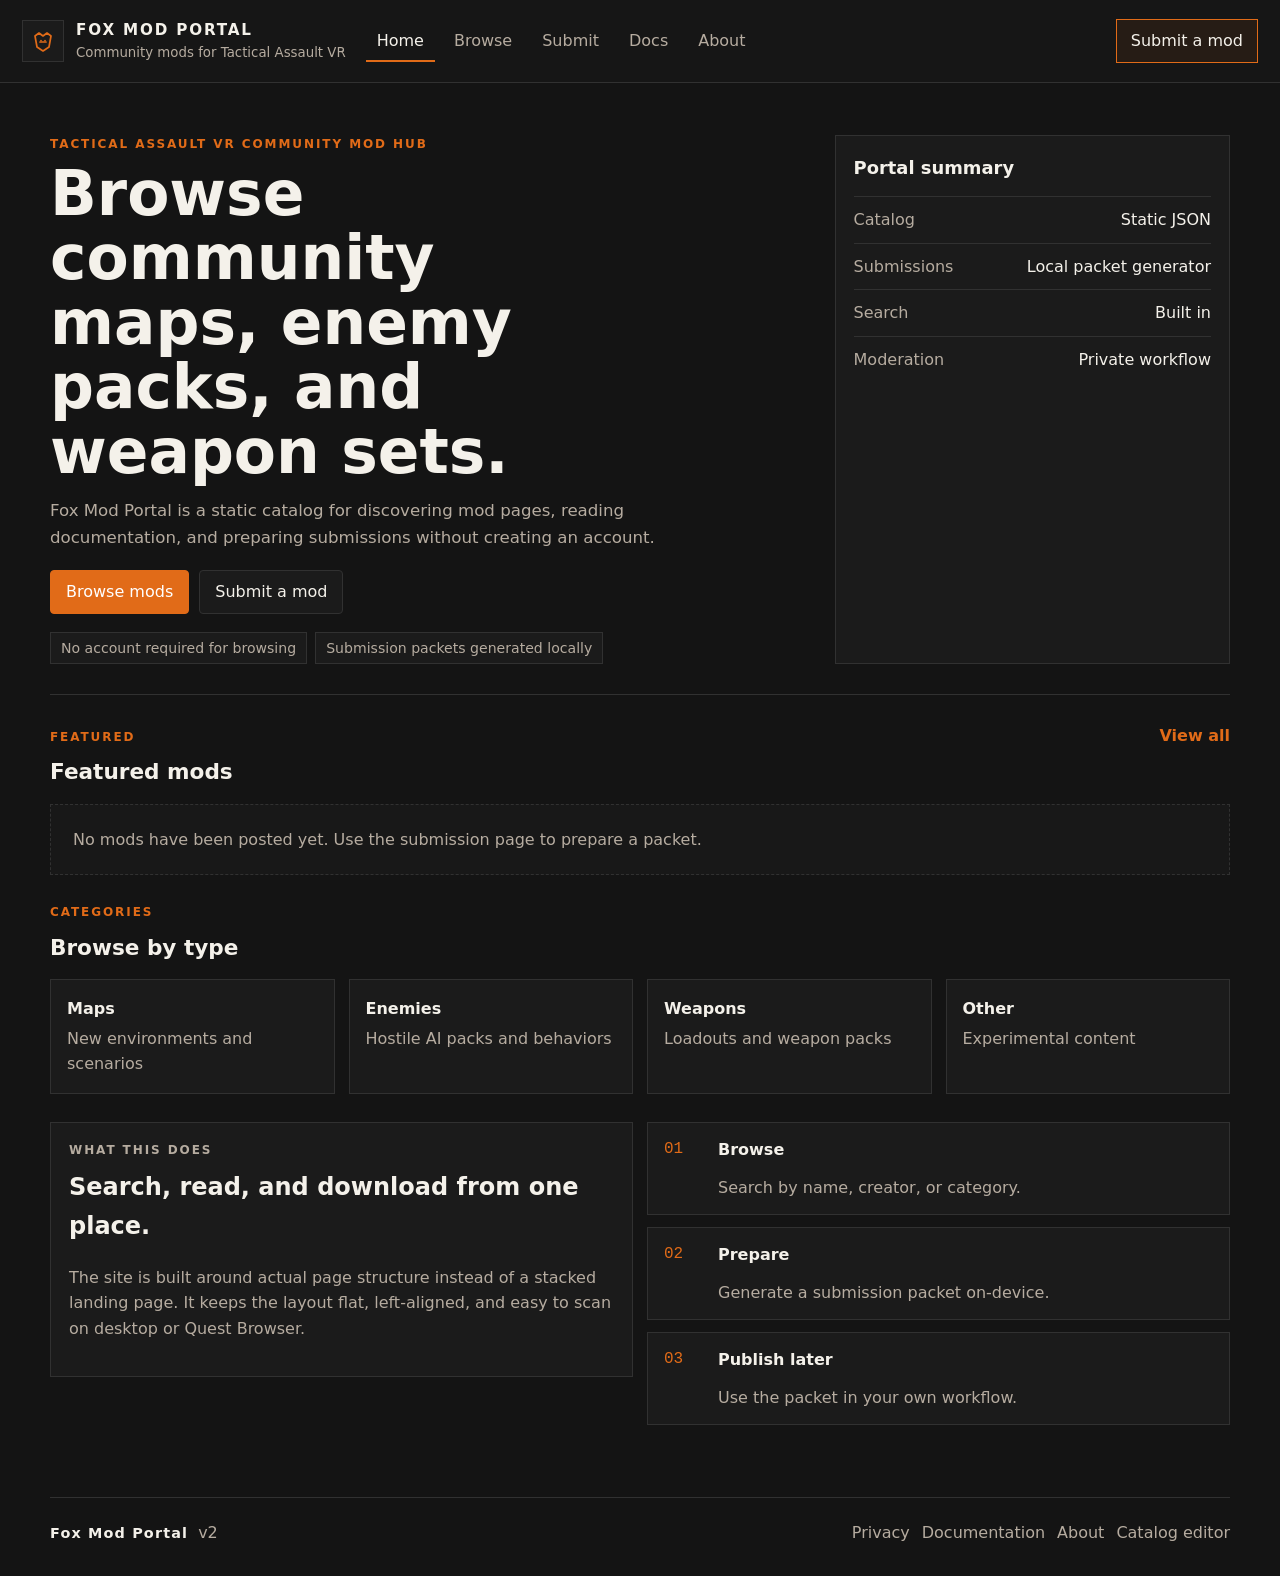
<file: index.html>
<!doctype html> <html lang="en"> <head> <meta charset="utf-8"> <meta name="viewport" content="width=device-width,initial-scale=1"> <title>Fox Mod Portal</title> <meta name="description" content="Community mods for Tactical Assault VR."> <link rel="icon" href="favicon.svg" type="image/svg+xml"> <link rel="stylesheet" href="styles.css"> </head> <body data-page="home" class=""> <div class="site-shell"> <header class="topbar"> <a class="brand" href="index.html" aria-label="Fox Mod Portal home"> <span class="brand-mark" aria-hidden="true"> <svg viewBox="0 0 24 24" role="img" aria-hidden="true"> <path d="M4 7l4-3 4 3 4-3 4 3-2 11-6 4-6-4-2-11z"></path> <path d="M9 13h6"></path> <path d="M10 11.5h.01"></path> <path d="M14 11.5h.01"></path> </svg> </span> <span class="brand-copy"> <strong>FOX MOD PORTAL</strong> <small>Community mods for Tactical Assault VR</small> </span> </a> <nav class="nav" aria-label="Primary navigation"> <a class="active" href="index.html">Home</a> <a href="mods.html">Browse</a> <a href="submit.html">Submit</a> <a href="docs.html">Docs</a> <a href="about.html">About</a> </nav> <a class="nav-cta" href="submit.html">Submit a mod</a>
</header> <main> <section class="hero"> <div class="hero-copy"> <p class="kicker">TACTICAL ASSAULT VR COMMUNITY MOD HUB</p> <h1>Browse community maps, enemy packs, and weapon sets.</h1> <p class="lead"> Fox Mod Portal is a static catalog for discovering mod pages, reading documentation, and preparing submissions without creating an account. </p> <div class="button-row"> <a class="button button-primary" href="mods.html">Browse mods</a> <a class="button button-secondary" href="submit.html">Submit a mod</a> </div> <div class="hero-meta"> <span class="meta-chip">No account required for browsing</span> <span class="meta-chip">Submission packets generated locally</span> </div> </div> <aside class="hero-panel" aria-label="Portal summary"> <h2>Portal summary</h2> <dl class="summary-list"> <div><dt>Catalog</dt><dd>Static JSON</dd></div> <div><dt>Submissions</dt><dd>Local packet generator</dd></div> <div><dt>Search</dt><dd>Built in</dd></div> <div><dt>Moderation</dt><dd>Private workflow</dd></div> </dl> </aside> </section> <section class="split-section"> <div class="section-head left"> <div> <p class="kicker">FEATURED</p> <h2>Featured mods</h2> </div> <a class="text-link" href="mods.html">View all</a> </div> <div id="featured-grid" class="card-grid"></div> </section> <section class="split-section"> <div class="section-head left"> <div> <p class="kicker">CATEGORIES</p> <h2>Browse by type</h2> </div> </div> <div class="category-grid"> <a href="mods.html?category=Map" class="category-card"> <strong>Maps</strong> <span>New environments and scenarios</span> </a> <a href="mods.html?category=Enemy" class="category-card"> <strong>Enemies</strong> <span>Hostile AI packs and behaviors</span> </a> <a href="mods.html?category=Weapon" class="category-card"> <strong>Weapons</strong> <span>Loadouts and weapon packs</span> </a> <a href="mods.html?category=Other" class="category-card"> <strong>Other</strong> <span>Experimental content</span> </a> </div> </section> <section class="split-section two-col"> <div class="feature-block"> <p class="kicker">WHAT THIS DOES</p> <h2>Search, read, and download from one place.</h2> <p> The site is built around actual page structure instead of a stacked landing page. It keeps the layout flat, left-aligned, and easy to scan on desktop or Quest Browser. </p> </div> <div class="feature-list"> <div><span>01</span><strong>Browse</strong><p>Search by name, creator, or category.</p></div> <div><span>02</span><strong>Prepare</strong><p>Generate a submission packet on-device.</p></div> <div><span>03</span><strong>Publish later</strong><p>Use the packet in your own workflow.</p></div> </div> </section> </main> <footer class="footer"> <div class="footer-left"> <strong>Fox Mod Portal</strong> <span>v2</span> </div> <nav class="footer-nav" aria-label="Footer navigation"> <a href="privacy.html">Privacy</a> <a href="docs.html">Documentation</a> <a href="about.html">About</a> <a href="owner.html">Catalog editor</a> </nav>
</footer> </div> <script src="app.js"></script> <script src="owner.js"></script> </body> </html>
</file>
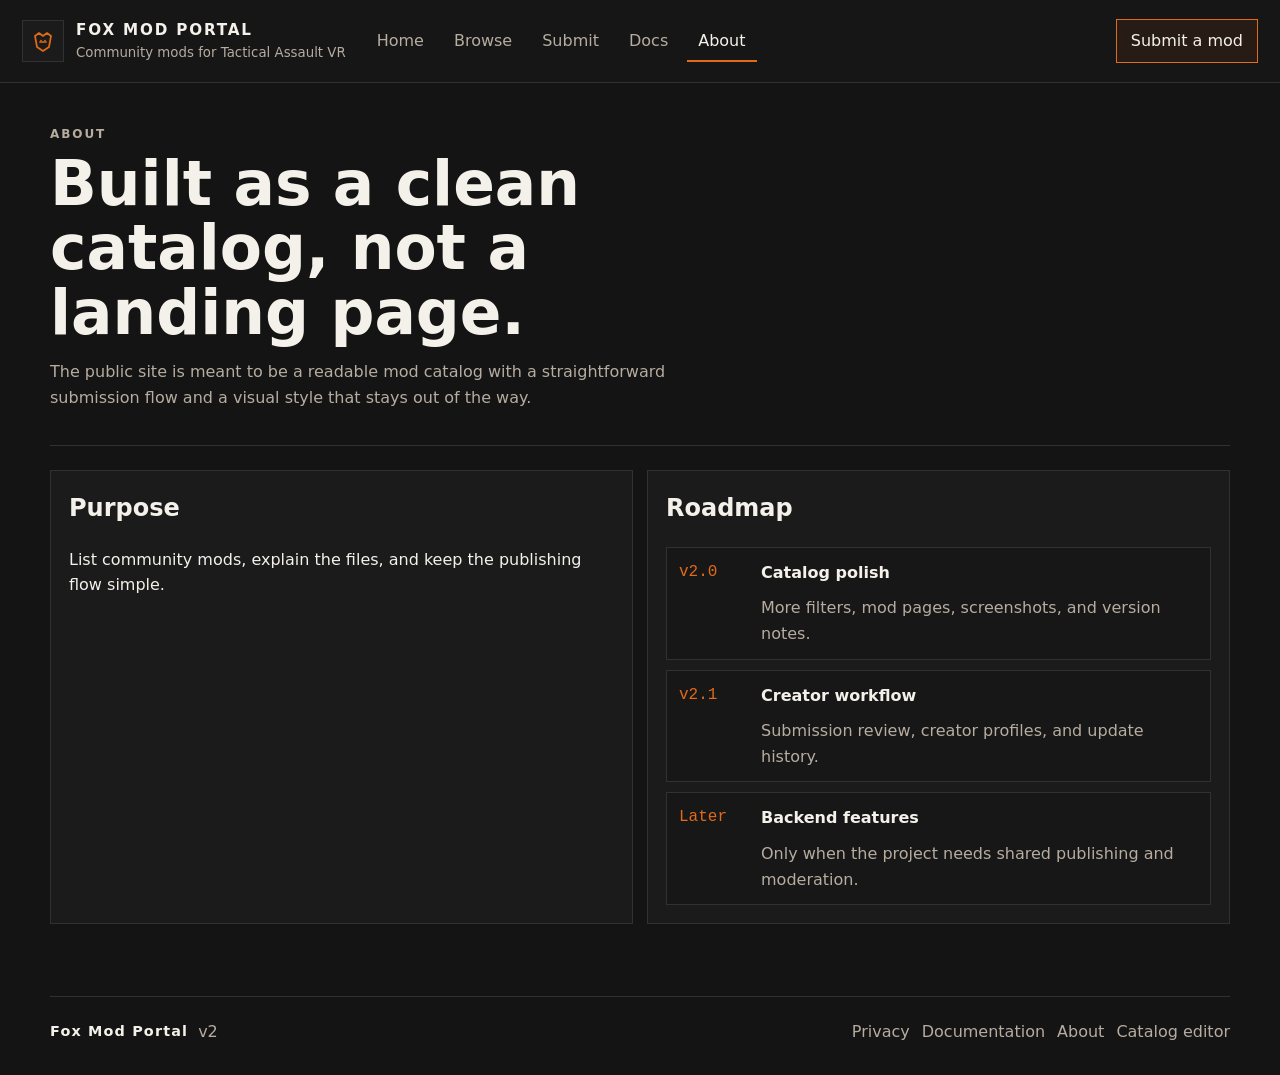
<file: about.html>
<!doctype html>
    <html lang="en">
    <head>
      <meta charset="utf-8">
      <meta name="viewport" content="width=device-width,initial-scale=1">
      <title>About — Fox Mod Portal</title>
      <meta name="description" content="About Fox Mod Portal and the project roadmap.">
      <link rel="icon" href="favicon.svg" type="image/svg+xml">
      <link rel="stylesheet" href="styles.css">
    </head>
    <body data-page="about" class="">
      <div class="site-shell">
        <header class="topbar">
  <a class="brand" href="index.html" aria-label="Fox Mod Portal home">
    <span class="brand-mark" aria-hidden="true">
      <svg viewBox="0 0 24 24" role="img" aria-hidden="true">
        <path d="M4 7l4-3 4 3 4-3 4 3-2 11-6 4-6-4-2-11z"></path>
        <path d="M9 13h6"></path>
        <path d="M10 11.5h.01"></path>
        <path d="M14 11.5h.01"></path>
      </svg>
    </span>
    <span class="brand-copy">
      <strong>FOX MOD PORTAL</strong>
      <small>Community mods for Tactical Assault VR</small>
    </span>
  </a>
  <nav class="nav" aria-label="Primary navigation">
    <a href="index.html">Home</a>
    <a href="mods.html">Browse</a>
    <a href="submit.html">Submit</a>
    <a href="docs.html">Docs</a>
    <a class="active" href="about.html">About</a>
  </nav>
  <a class="nav-cta" href="submit.html">Submit a mod</a>
</header>

        <main>
              <section class="page-hero">
            <p class="kicker">ABOUT</p>
            <h1>Built as a clean catalog, not a landing page.</h1>
            <p>
              The public site is meant to be a readable mod catalog with a straightforward submission flow and a visual style that stays out of the way.
            </p>
          </section>

          <section class="info-grid">
            <article class="info-card">
              <h2>Purpose</h2>
              <p>List community mods, explain the files, and keep the publishing flow simple.</p>
            </article>
            <article class="info-card">
              <h2>Roadmap</h2>
              <div class="roadmap">
                <div><span>v2.0</span><strong>Catalog polish</strong><p>More filters, mod pages, screenshots, and version notes.</p></div>
                <div><span>v2.1</span><strong>Creator workflow</strong><p>Submission review, creator profiles, and update history.</p></div>
                <div><span>Later</span><strong>Backend features</strong><p>Only when the project needs shared publishing and moderation.</p></div>
              </div>
            </article>
          </section>
        </main>
        <footer class="footer">
  <div class="footer-left">
    <strong>Fox Mod Portal</strong>
    <span>v2</span>
  </div>
  <nav class="footer-nav" aria-label="Footer navigation">
    <a href="privacy.html">Privacy</a>
    <a href="docs.html">Documentation</a>
    <a href="about.html">About</a>
    <a href="owner.html">Catalog editor</a>
  </nav>
</footer>

      </div>
      <script src="app.js"></script>
      <script src="owner.js"></script>
    </body>
    </html>
</file>
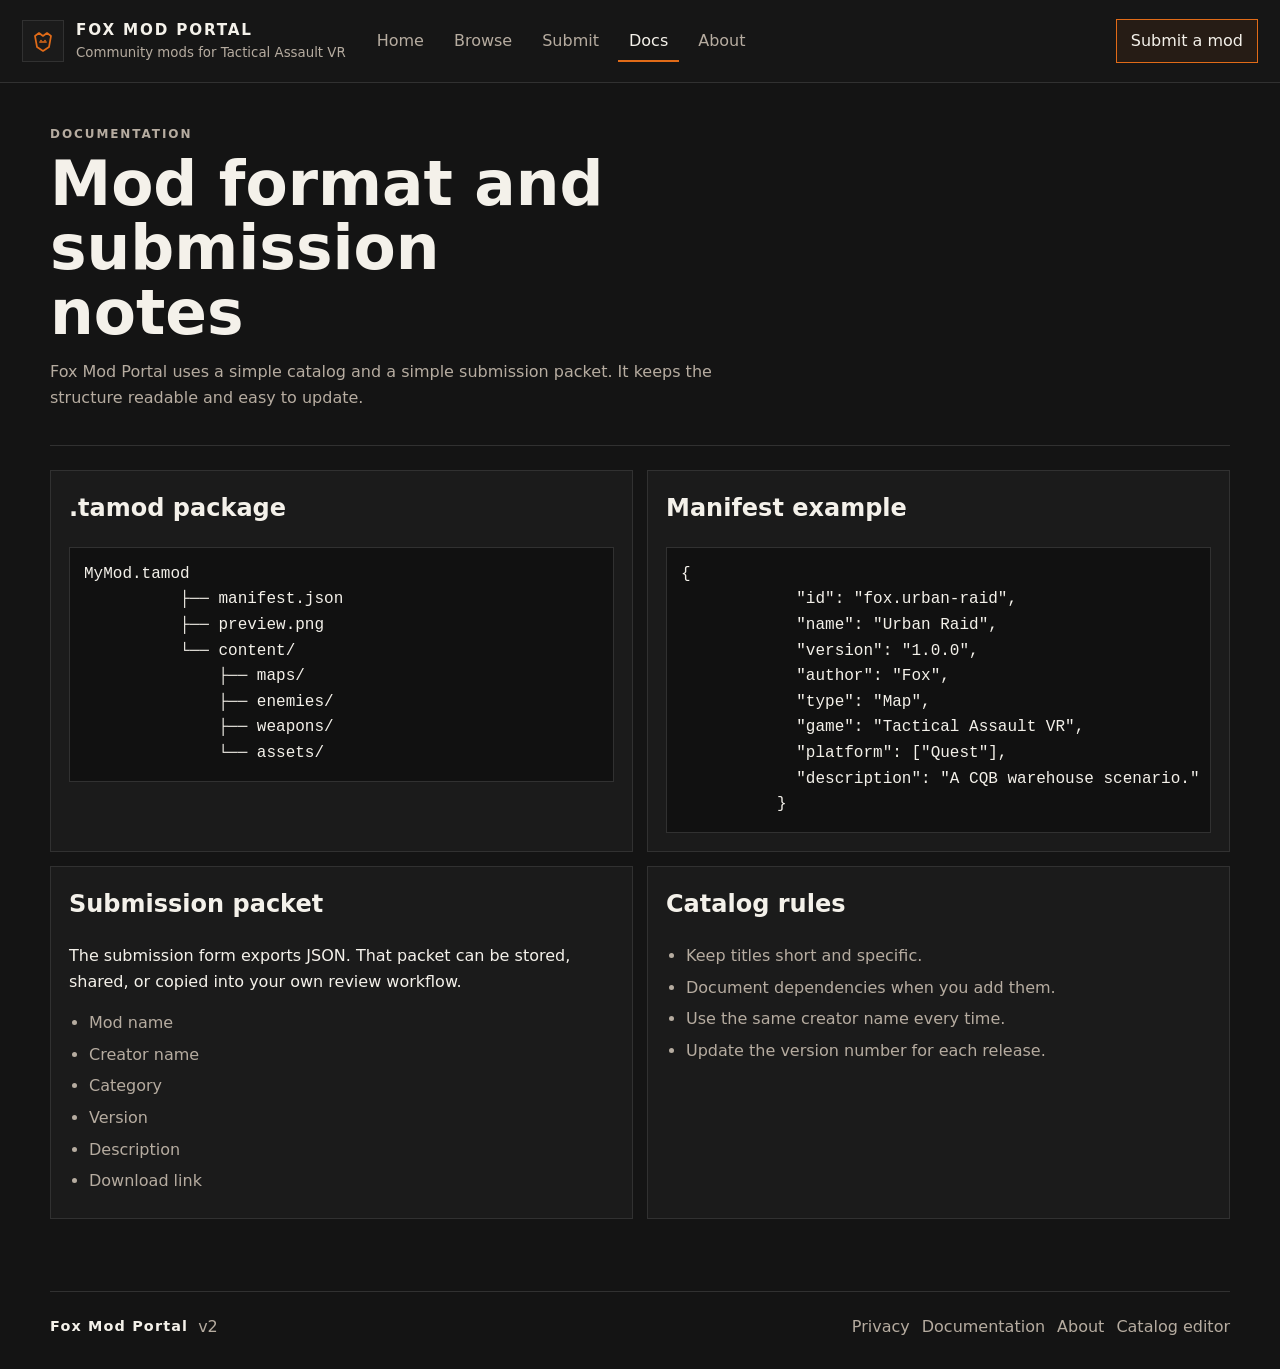
<file: docs.html>
<!doctype html>
    <html lang="en">
    <head>
      <meta charset="utf-8">
      <meta name="viewport" content="width=device-width,initial-scale=1">
      <title>Documentation — Fox Mod Portal</title>
      <meta name="description" content="Fox Mod Portal documentation and submission notes.">
      <link rel="icon" href="favicon.svg" type="image/svg+xml">
      <link rel="stylesheet" href="styles.css">
    </head>
    <body data-page="docs" class="">
      <div class="site-shell">
        <header class="topbar">
  <a class="brand" href="index.html" aria-label="Fox Mod Portal home">
    <span class="brand-mark" aria-hidden="true">
      <svg viewBox="0 0 24 24" role="img" aria-hidden="true">
        <path d="M4 7l4-3 4 3 4-3 4 3-2 11-6 4-6-4-2-11z"></path>
        <path d="M9 13h6"></path>
        <path d="M10 11.5h.01"></path>
        <path d="M14 11.5h.01"></path>
      </svg>
    </span>
    <span class="brand-copy">
      <strong>FOX MOD PORTAL</strong>
      <small>Community mods for Tactical Assault VR</small>
    </span>
  </a>
  <nav class="nav" aria-label="Primary navigation">
    <a href="index.html">Home</a>
    <a href="mods.html">Browse</a>
    <a href="submit.html">Submit</a>
    <a class="active" href="docs.html">Docs</a>
    <a href="about.html">About</a>
  </nav>
  <a class="nav-cta" href="submit.html">Submit a mod</a>
</header>

        <main>
              <section class="page-hero">
            <p class="kicker">DOCUMENTATION</p>
            <h1>Mod format and submission notes</h1>
            <p>
              Fox Mod Portal uses a simple catalog and a simple submission packet. It keeps the structure readable and easy to update.
            </p>
          </section>

          <section class="doc-grid">
            <article class="doc-card">
              <h2>.tamod package</h2>
              <pre><code>MyMod.tamod
          ├── manifest.json
          ├── preview.png
          └── content/
              ├── maps/
              ├── enemies/
              ├── weapons/
              └── assets/</code></pre>
            </article>

            <article class="doc-card">
              <h2>Manifest example</h2>
              <pre><code>{
            "id": "fox.urban-raid",
            "name": "Urban Raid",
            "version": "1.0.0",
            "author": "Fox",
            "type": "Map",
            "game": "Tactical Assault VR",
            "platform": ["Quest"],
            "description": "A CQB warehouse scenario."
          }</code></pre>
            </article>

            <article class="doc-card">
              <h2>Submission packet</h2>
              <p>The submission form exports JSON. That packet can be stored, shared, or copied into your own review workflow.</p>
              <ul class="doc-list">
                <li>Mod name</li>
                <li>Creator name</li>
                <li>Category</li>
                <li>Version</li>
                <li>Description</li>
                <li>Download link</li>
              </ul>
            </article>

            <article class="doc-card">
              <h2>Catalog rules</h2>
              <ul class="doc-list">
                <li>Keep titles short and specific.</li>
                <li>Document dependencies when you add them.</li>
                <li>Use the same creator name every time.</li>
                <li>Update the version number for each release.</li>
              </ul>
            </article>
          </section>
        </main>
        <footer class="footer">
  <div class="footer-left">
    <strong>Fox Mod Portal</strong>
    <span>v2</span>
  </div>
  <nav class="footer-nav" aria-label="Footer navigation">
    <a href="privacy.html">Privacy</a>
    <a href="docs.html">Documentation</a>
    <a href="about.html">About</a>
    <a href="owner.html">Catalog editor</a>
  </nav>
</footer>

      </div>
      <script src="app.js"></script>
      <script src="owner.js"></script>
    </body>
    </html>
</file>
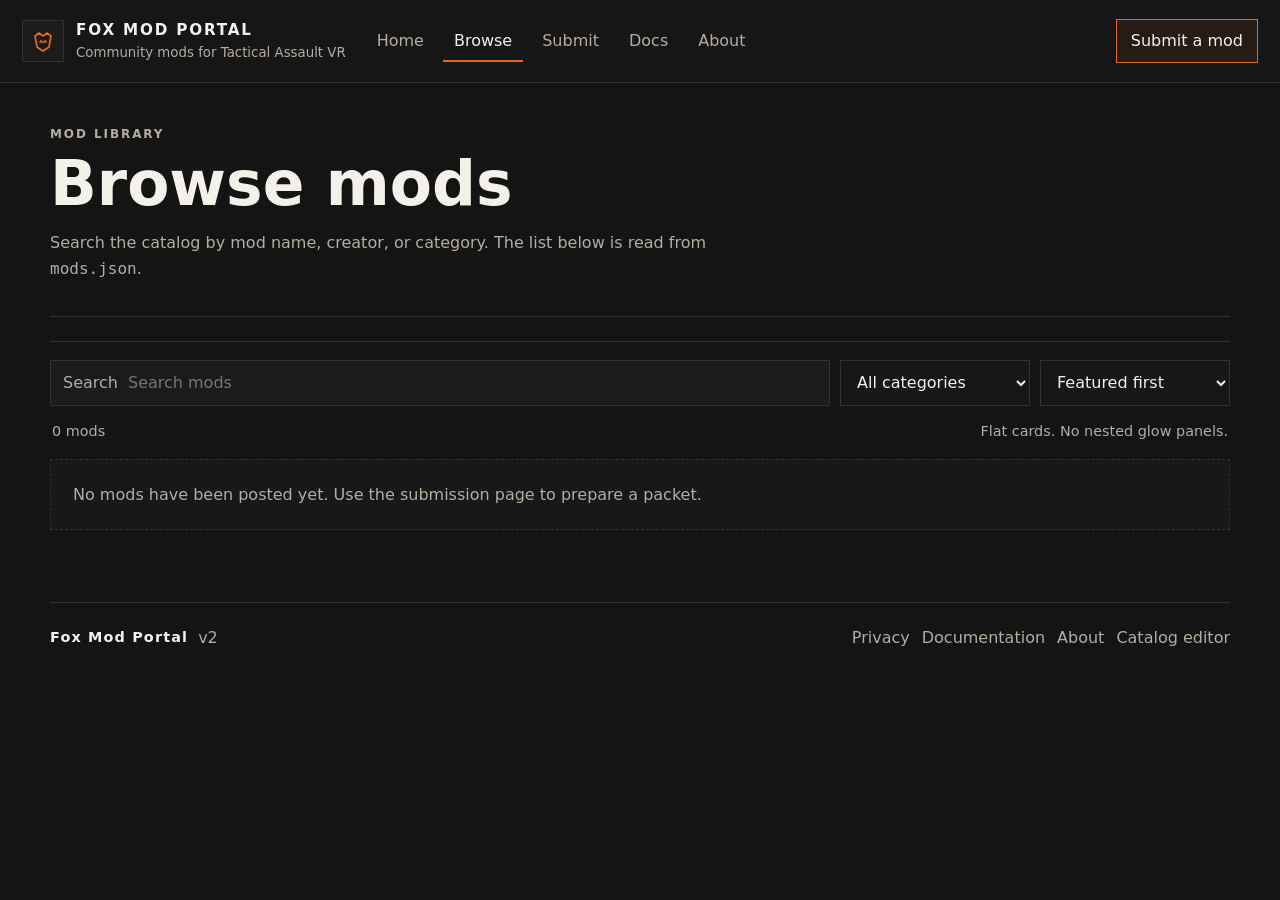
<file: mods.html>
<!doctype html>
    <html lang="en">
    <head>
      <meta charset="utf-8">
      <meta name="viewport" content="width=device-width,initial-scale=1">
      <title>Browse mods — Fox Mod Portal</title>
      <meta name="description" content="Browse the Fox Mod Portal mod catalog.">
      <link rel="icon" href="favicon.svg" type="image/svg+xml">
      <link rel="stylesheet" href="styles.css">
    </head>
    <body data-page="mods" class="">
      <div class="site-shell">
        <header class="topbar">
  <a class="brand" href="index.html" aria-label="Fox Mod Portal home">
    <span class="brand-mark" aria-hidden="true">
      <svg viewBox="0 0 24 24" role="img" aria-hidden="true">
        <path d="M4 7l4-3 4 3 4-3 4 3-2 11-6 4-6-4-2-11z"></path>
        <path d="M9 13h6"></path>
        <path d="M10 11.5h.01"></path>
        <path d="M14 11.5h.01"></path>
      </svg>
    </span>
    <span class="brand-copy">
      <strong>FOX MOD PORTAL</strong>
      <small>Community mods for Tactical Assault VR</small>
    </span>
  </a>
  <nav class="nav" aria-label="Primary navigation">
    <a href="index.html">Home</a>
    <a class="active" href="mods.html">Browse</a>
    <a href="submit.html">Submit</a>
    <a href="docs.html">Docs</a>
    <a href="about.html">About</a>
  </nav>
  <a class="nav-cta" href="submit.html">Submit a mod</a>
</header>

        <main>
              <section class="page-hero">
            <p class="kicker">MOD LIBRARY</p>
            <h1>Browse mods</h1>
            <p>
              Search the catalog by mod name, creator, or category. The list below is read from <code>mods.json</code>.
            </p>
          </section>

          <section class="library-panel">
            <div class="library-toolbar">
              <label class="search-box" for="mod-search">
                <span aria-hidden="true">Search</span>
                <input id="mod-search" type="search" placeholder="Search mods" autocomplete="off">
              </label>
              <select id="mod-category" aria-label="Filter by category">
                <option value="All">All categories</option>
                <option value="Map">Maps</option>
                <option value="Enemy">Enemies</option>
                <option value="Weapon">Weapons</option>
                <option value="Other">Other</option>
              </select>
              <select id="mod-sort" aria-label="Sort mods">
                <option value="featured">Featured first</option>
                <option value="updated">Recently updated</option>
                <option value="name">Name</option>
              </select>
            </div>
            <div class="results-row">
              <span id="results-count">Loading catalog…</span>
              <span class="results-note">Flat cards. No nested glow panels.</span>
            </div>
            <div id="mods-grid" class="card-grid"></div>
          </section>
        </main>
        <footer class="footer">
  <div class="footer-left">
    <strong>Fox Mod Portal</strong>
    <span>v2</span>
  </div>
  <nav class="footer-nav" aria-label="Footer navigation">
    <a href="privacy.html">Privacy</a>
    <a href="docs.html">Documentation</a>
    <a href="about.html">About</a>
    <a href="owner.html">Catalog editor</a>
  </nav>
</footer>

      </div>
      <script src="app.js"></script>
      <script src="owner.js"></script>
    </body>
    </html>
</file>
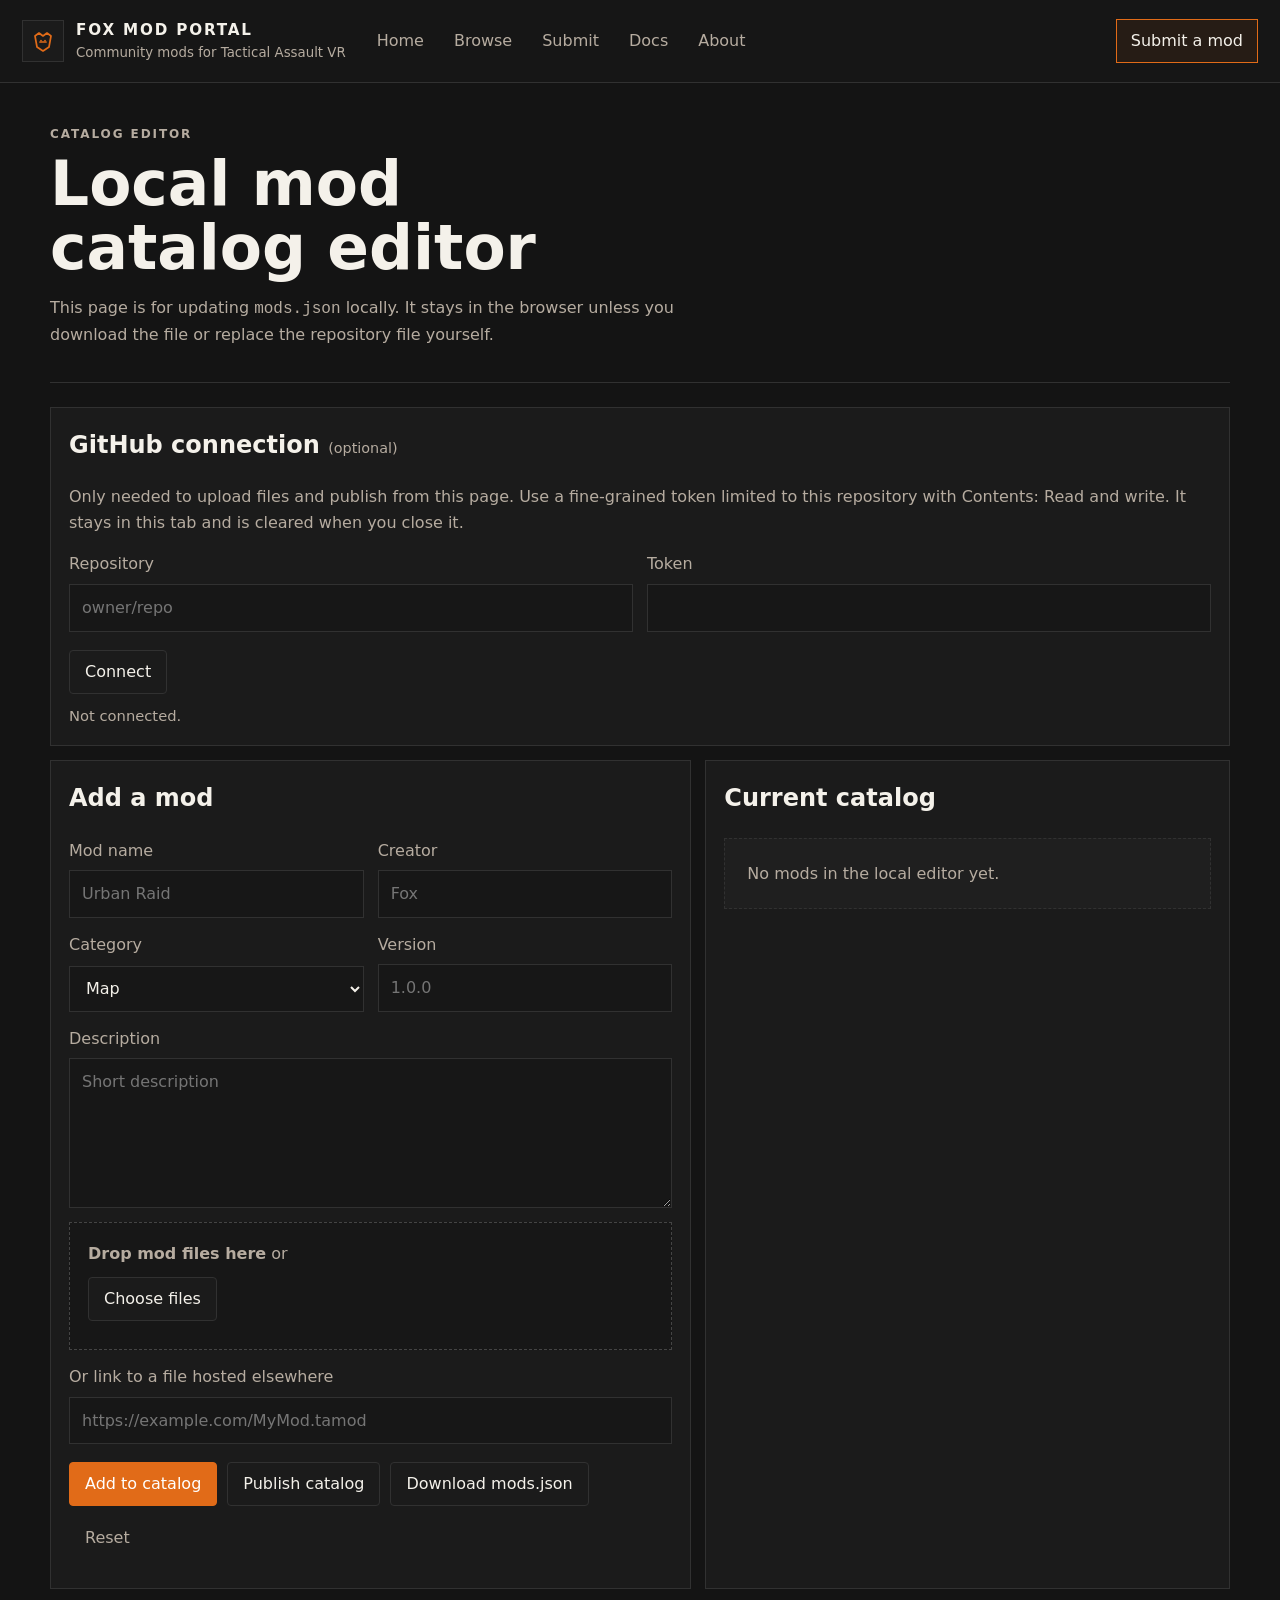
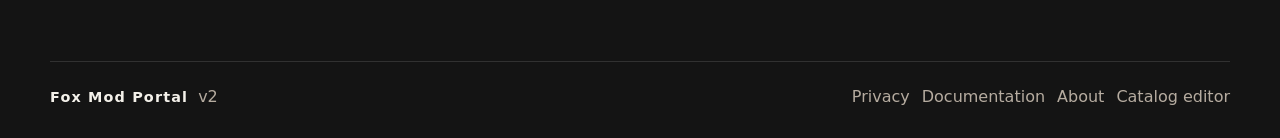
<file: owner.html>
<!doctype html>
    <html lang="en">
    <head>
      <meta charset="utf-8">
      <meta name="viewport" content="width=device-width,initial-scale=1">
      <title>Catalog editor — Fox Mod Portal</title>
      <meta name="description" content="Local catalog editor for updating mods.json.">
      <link rel="icon" href="favicon.svg" type="image/svg+xml">
      <link rel="stylesheet" href="styles.css">
    </head>
    <body data-page="owner" class="">
      <div class="site-shell">
        <header class="topbar">
  <a class="brand" href="index.html" aria-label="Fox Mod Portal home">
    <span class="brand-mark" aria-hidden="true">
      <svg viewBox="0 0 24 24" role="img" aria-hidden="true">
        <path d="M4 7l4-3 4 3 4-3 4 3-2 11-6 4-6-4-2-11z"></path>
        <path d="M9 13h6"></path>
        <path d="M10 11.5h.01"></path>
        <path d="M14 11.5h.01"></path>
      </svg>
    </span>
    <span class="brand-copy">
      <strong>FOX MOD PORTAL</strong>
      <small>Community mods for Tactical Assault VR</small>
    </span>
  </a>
  <nav class="nav" aria-label="Primary navigation">
    <a href="index.html">Home</a>
    <a href="mods.html">Browse</a>
    <a href="submit.html">Submit</a>
    <a href="docs.html">Docs</a>
    <a href="about.html">About</a>
  </nav>
  <a class="nav-cta" href="submit.html">Submit a mod</a>
</header>

        <main>
              <section class="page-hero">
            <p class="kicker">CATALOG EDITOR</p>
            <h1>Local mod catalog editor</h1>
            <p>
              This page is for updating <code>mods.json</code> locally. It stays in the browser unless you download the file or replace the repository file yourself.
            </p>
          </section>

          <section class="owner-card gh-card">
            <h2>GitHub connection <span class="optional">(optional)</span></h2>
            <p>Only needed to upload files and publish from this page. Use a fine-grained token limited to this repository with Contents: Read and write. It stays in this tab and is cleared when you close it.</p>
            <div class="form-grid">
              <label>Repository<input id="gh-repo" placeholder="owner/repo"></label>
              <label>Token<input id="gh-token" type="password" autocomplete="off"></label>
            </div>
            <div class="button-row">
              <button class="button button-secondary" id="gh-connect" type="button">Connect</button>
              <button class="button button-ghost" id="gh-disconnect" type="button" hidden>Disconnect</button>
            </div>
            <div id="gh-status" class="status-line">Not connected.</div>
          </section>

          <section class="owner-layout">
            <div class="owner-card">
              <h2>Add a mod</h2>
              <div class="form-grid">
                <label>Mod name<input id="owner-name" placeholder="Urban Raid"></label>
                <label>Creator<input id="owner-author" placeholder="Fox"></label>
                <label>Category
                  <select id="owner-type">
                    <option>Map</option>
                    <option>Enemy</option>
                    <option>Weapon</option>
                    <option>Other</option>
                  </select>
                </label>
                <label>Version<input id="owner-version" placeholder="1.0.0"></label>
                <label class="span-2">Description<textarea id="owner-description" rows="5" placeholder="Short description"></textarea></label>
                <div class="span-2 dropzone" id="drop-zone">
                  <p><strong>Drop mod files here</strong> or</p>
                  <button class="button button-secondary" id="pick-files" type="button">Choose files</button>
                  <input id="file-input" type="file" multiple hidden>
                  <ul id="file-list" class="file-list"></ul>
                </div>
                <label class="span-2">Or link to a file hosted elsewhere<input id="owner-download" placeholder="https://example.com/MyMod.tamod"></label>
              </div>
              <div class="button-row">
                <button class="button button-primary" id="owner-add" type="button">Add to catalog</button>
                <button class="button button-secondary" id="owner-publish" type="button">Publish catalog</button>
                <button class="button button-secondary" id="owner-download-json" type="button">Download mods.json</button>
                <button class="button button-ghost" id="owner-reset" type="button">Reset</button>
              </div>
              <div id="owner-message" class="status-line"></div>
            </div>

            <div class="owner-card">
              <h2>Current catalog</h2>
              <div id="owner-list" class="owner-list"></div>
            </div>
          </section>
        </main>
        <footer class="footer">
  <div class="footer-left">
    <strong>Fox Mod Portal</strong>
    <span>v2</span>
  </div>
  <nav class="footer-nav" aria-label="Footer navigation">
    <a href="privacy.html">Privacy</a>
    <a href="docs.html">Documentation</a>
    <a href="about.html">About</a>
    <a href="owner.html">Catalog editor</a>
  </nav>
</footer>

      </div>
      <script src="app.js"></script>
      <script src="owner.js"></script>
    </body>
    </html>
</file>
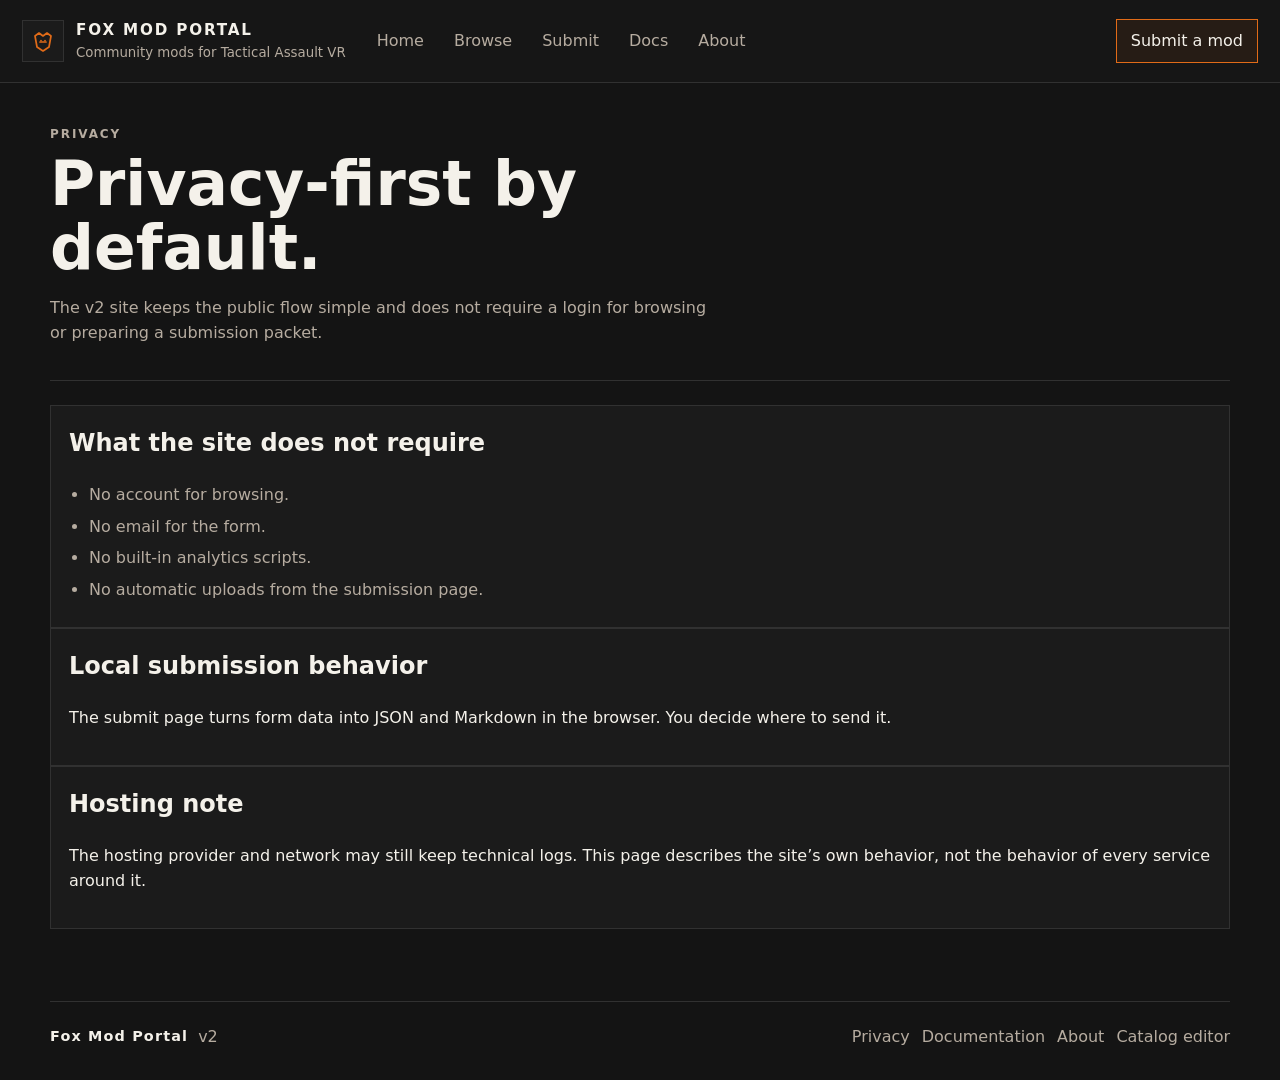
<file: privacy.html>
<!doctype html>
    <html lang="en">
    <head>
      <meta charset="utf-8">
      <meta name="viewport" content="width=device-width,initial-scale=1">
      <title>Privacy — Fox Mod Portal</title>
      <meta name="description" content="Privacy information for Fox Mod Portal.">
      <link rel="icon" href="favicon.svg" type="image/svg+xml">
      <link rel="stylesheet" href="styles.css">
    </head>
    <body data-page="privacy" class="">
      <div class="site-shell">
        <header class="topbar">
  <a class="brand" href="index.html" aria-label="Fox Mod Portal home">
    <span class="brand-mark" aria-hidden="true">
      <svg viewBox="0 0 24 24" role="img" aria-hidden="true">
        <path d="M4 7l4-3 4 3 4-3 4 3-2 11-6 4-6-4-2-11z"></path>
        <path d="M9 13h6"></path>
        <path d="M10 11.5h.01"></path>
        <path d="M14 11.5h.01"></path>
      </svg>
    </span>
    <span class="brand-copy">
      <strong>FOX MOD PORTAL</strong>
      <small>Community mods for Tactical Assault VR</small>
    </span>
  </a>
  <nav class="nav" aria-label="Primary navigation">
    <a href="index.html">Home</a>
    <a href="mods.html">Browse</a>
    <a href="submit.html">Submit</a>
    <a href="docs.html">Docs</a>
    <a href="about.html">About</a>
  </nav>
  <a class="nav-cta" href="submit.html">Submit a mod</a>
</header>

        <main>
              <section class="page-hero">
            <p class="kicker">PRIVACY</p>
            <h1>Privacy-first by default.</h1>
            <p>The v2 site keeps the public flow simple and does not require a login for browsing or preparing a submission packet.</p>
          </section>

          <section class="privacy-grid">
            <article class="doc-card">
              <h2>What the site does not require</h2>
              <ul class="doc-list">
                <li>No account for browsing.</li>
                <li>No email for the form.</li>
                <li>No built-in analytics scripts.</li>
                <li>No automatic uploads from the submission page.</li>
              </ul>
            </article>

            <article class="doc-card">
              <h2>Local submission behavior</h2>
              <p>The submit page turns form data into JSON and Markdown in the browser. You decide where to send it.</p>
            </article>

            <article class="doc-card">
              <h2>Hosting note</h2>
              <p>The hosting provider and network may still keep technical logs. This page describes the site’s own behavior, not the behavior of every service around it.</p>
            </article>
          </section>
        </main>
        <footer class="footer">
  <div class="footer-left">
    <strong>Fox Mod Portal</strong>
    <span>v2</span>
  </div>
  <nav class="footer-nav" aria-label="Footer navigation">
    <a href="privacy.html">Privacy</a>
    <a href="docs.html">Documentation</a>
    <a href="about.html">About</a>
    <a href="owner.html">Catalog editor</a>
  </nav>
</footer>

      </div>
      <script src="app.js"></script>
      <script src="owner.js"></script>
    </body>
    </html>
</file>
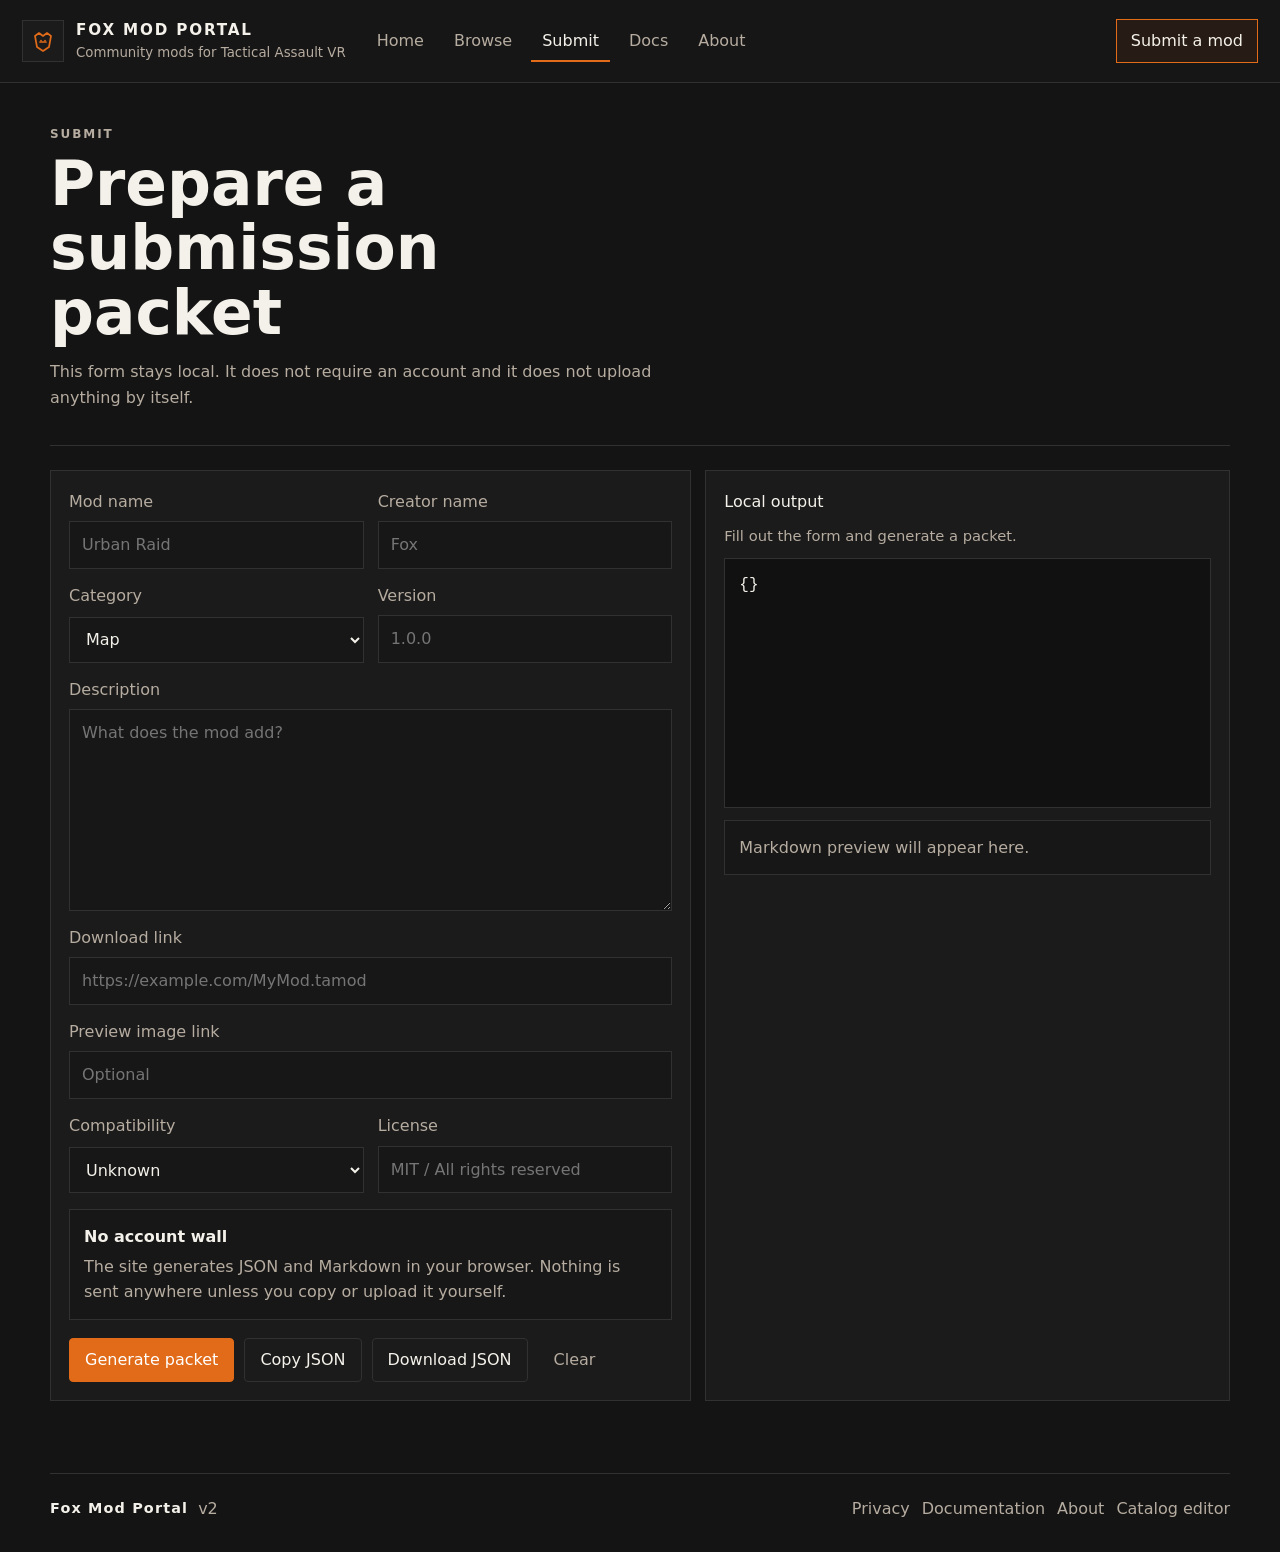
<file: submit.html>
<!doctype html>
    <html lang="en">
    <head>
      <meta charset="utf-8">
      <meta name="viewport" content="width=device-width,initial-scale=1">
      <title>Submit a mod — Fox Mod Portal</title>
      <meta name="description" content="Create a mod submission packet locally without an account.">
      <link rel="icon" href="favicon.svg" type="image/svg+xml">
      <link rel="stylesheet" href="styles.css">
    </head>
    <body data-page="submit" class="">
      <div class="site-shell">
        <header class="topbar">
  <a class="brand" href="index.html" aria-label="Fox Mod Portal home">
    <span class="brand-mark" aria-hidden="true">
      <svg viewBox="0 0 24 24" role="img" aria-hidden="true">
        <path d="M4 7l4-3 4 3 4-3 4 3-2 11-6 4-6-4-2-11z"></path>
        <path d="M9 13h6"></path>
        <path d="M10 11.5h.01"></path>
        <path d="M14 11.5h.01"></path>
      </svg>
    </span>
    <span class="brand-copy">
      <strong>FOX MOD PORTAL</strong>
      <small>Community mods for Tactical Assault VR</small>
    </span>
  </a>
  <nav class="nav" aria-label="Primary navigation">
    <a href="index.html">Home</a>
    <a href="mods.html">Browse</a>
    <a class="active" href="submit.html">Submit</a>
    <a href="docs.html">Docs</a>
    <a href="about.html">About</a>
  </nav>
  <a class="nav-cta" href="submit.html">Submit a mod</a>
</header>

        <main>
              <section class="page-hero">
            <p class="kicker">SUBMIT</p>
            <h1>Prepare a submission packet</h1>
            <p>
              This form stays local. It does not require an account and it does not upload anything by itself.
            </p>
          </section>

          <section class="submit-layout">
            <form id="submission-form" class="form-panel">
              <div class="form-grid">
                <label>
                  Mod name
                  <input name="name" required maxlength="80" placeholder="Urban Raid">
                </label>
                <label>
                  Creator name
                  <input name="author" required maxlength="60" placeholder="Fox">
                </label>
                <label>
                  Category
                  <select name="type">
                    <option value="Map">Map</option>
                    <option value="Enemy">Enemy</option>
                    <option value="Weapon">Weapon</option>
                    <option value="Other">Other</option>
                  </select>
                </label>
                <label>
                  Version
                  <input name="version" required maxlength="30" placeholder="1.0.0">
                </label>
                <label class="span-2">
                  Description
                  <textarea name="description" required maxlength="2500" rows="7" placeholder="What does the mod add?"></textarea>
                </label>
                <label class="span-2">
                  Download link
                  <input name="download" maxlength="500" placeholder="https://example.com/MyMod.tamod">
                </label>
                <label class="span-2">
                  Preview image link
                  <input name="preview" maxlength="500" placeholder="Optional">
                </label>
                <label>
                  Compatibility
                  <select name="compatibility">
                    <option>Unknown</option>
                    <option>Quest standalone</option>
                    <option>Quest + PCVR</option>
                  </select>
                </label>
                <label>
                  License
                  <input name="license" maxlength="80" placeholder="MIT / All rights reserved">
                </label>
              </div>

              <div class="privacy-box">
                <strong>No account wall</strong>
                <p>The site generates JSON and Markdown in your browser. Nothing is sent anywhere unless you copy or upload it yourself.</p>
              </div>

              <div class="button-row">
                <button class="button button-primary" type="submit">Generate packet</button>
                <button class="button button-secondary" type="button" id="copy-submission">Copy JSON</button>
                <button class="button button-secondary" type="button" id="download-submission">Download JSON</button>
                <button class="button button-ghost" type="reset">Clear</button>
              </div>
            </form>

            <aside class="output-panel">
              <div class="panel-title">Local output</div>
              <div id="submission-status" class="status-line">Fill out the form and generate a packet.</div>
              <pre id="submission-output">{}</pre>
              <div id="markdown-output" class="markdown-preview">Markdown preview will appear here.</div>
            </aside>
          </section>
        </main>
        <footer class="footer">
  <div class="footer-left">
    <strong>Fox Mod Portal</strong>
    <span>v2</span>
  </div>
  <nav class="footer-nav" aria-label="Footer navigation">
    <a href="privacy.html">Privacy</a>
    <a href="docs.html">Documentation</a>
    <a href="about.html">About</a>
    <a href="owner.html">Catalog editor</a>
  </nav>
</footer>

      </div>
      <script src="app.js"></script>
      <script src="owner.js"></script>
    </body>
    </html>
</file>
<file: styles.css>
:root{
  --bg:#141414;
  --surface:#1b1b1b;
  --surface-2:#212121;
  --line:#313131;
  --line-strong:#444;
  --text:#f4f1ea;
  --muted:#b6aca0;
  --accent:#e16b18;
  --accent-2:#f08a34;
  --max:1180px;
}
*{box-sizing:border-box}
html{scroll-behavior:smooth}
body{
  margin:0;
  background:var(--bg);
  color:var(--text);
  font:16px/1.6 Inter,system-ui,-apple-system,"Segoe UI",sans-serif;
}
a{color:inherit;text-decoration:none}
button,input,select,textarea{font:inherit}
code,pre{
  font-family: ui-monospace,SFMono-Regular,Menlo,Monaco,Consolas,monospace;
}
:focus-visible{
  outline:2px solid var(--accent);
  outline-offset:2px;
}
.site-shell{min-height:100vh}
.topbar{
  display:grid;
  grid-template-columns:auto 1fr auto;
  gap:20px;
  align-items:center;
  padding:18px 22px;
  border-bottom:1px solid var(--line);
  background:#161616;
}
.brand{
  display:flex;
  align-items:center;
  gap:12px;
  min-width:0;
}
.brand-mark{
  width:42px;height:42px;
  display:grid;place-items:center;
  border:1px solid var(--line);
  background:var(--surface);
  color:var(--accent);
  flex:0 0 auto;
}
.brand-mark svg{
  width:24px;height:24px;
  fill:none;
  stroke:currentColor;
  stroke-width:1.7;
  stroke-linecap:round;
  stroke-linejoin:round;
}
.brand-copy{min-width:0}
.brand-copy strong{
  display:block;
  letter-spacing:.12em;
  font-size:.95rem;
}
.brand-copy small{
  display:block;
  color:var(--muted);
  white-space:nowrap;
  overflow:hidden;
  text-overflow:ellipsis;
  max-width:52ch;
}
.nav{
  display:flex;
  flex-wrap:wrap;
  gap:8px;
  align-items:center;
}
.nav a{
  padding:8px 11px;
  color:var(--muted);
}
.nav a:hover,.nav a.active{color:var(--text)}
.nav a.active{
  border-bottom:2px solid var(--accent);
  padding-bottom:6px;
}
.nav-cta{
  display:inline-flex;
  align-items:center;
  justify-content:center;
  min-height:44px;
  padding:0 14px;
  border:1px solid var(--accent);
  color:var(--text);
  background:rgba(225,107,24,.08);
}
main{
  width:min(var(--max),calc(100% - 32px));
  margin:0 auto;
  padding:28px 0 72px;
}
.page-hero{
  padding:14px 0 18px;
  border-bottom:1px solid var(--line);
  margin-bottom:24px;
}
.kicker{
  margin:0 0 8px;
  color:var(--accent);
  font-weight:700;
  letter-spacing:.16em;
  font-size:.75rem;
}
h1,h2,h3,p{margin-top:0}
h1{
  font-size:clamp(2rem,4.8vw,4rem);
  line-height:1.05;
  max-width:14ch;
  margin-bottom:14px;
}
.page-hero p,
.lead,
.feature-block p{
  max-width:66ch;
  color:var(--muted);
}
.hero{
  display:grid;
  grid-template-columns:1.45fr .75fr;
  gap:20px;
  padding:24px 0 30px;
  border-bottom:1px solid var(--line);
  margin-bottom:28px;
}
.hero-copy{padding-right:12px}
.hero-copy .lead{font-size:1.04rem}
.hero-panel{
  border:1px solid var(--line);
  background:var(--surface);
  padding:18px;
}
.hero-panel h2{
  margin-bottom:14px;
  font-size:1.12rem;
}
.summary-list{
  margin:0;
  display:grid;
  gap:10px;
}
.summary-list div{
  display:flex;
  justify-content:space-between;
  gap:16px;
  border-top:1px solid var(--line);
  padding-top:10px;
}
.summary-list dt{color:var(--muted)}
.summary-list dd{margin:0;text-align:right}
.button-row{
  display:flex;
  gap:10px;
  flex-wrap:wrap;
  margin-top:18px;
}
.button{
  display:inline-flex;
  align-items:center;
  justify-content:center;
  min-height:44px;
  padding:0 15px;
  border-radius:4px;
  border:1px solid var(--line);
  cursor:pointer;
  transition:background .15s ease,border-color .15s ease,color .15s ease;
}
.button:hover{border-color:var(--line-strong)}
.button-primary{
  background:var(--accent);
  border-color:var(--accent);
  color:#fff;
}
.button-primary:hover{background:var(--accent-2);border-color:var(--accent-2)}
.button-secondary{
  background:var(--surface);
  color:var(--text);
}
.button-ghost{
  background:transparent;
  color:var(--muted);
  border-color:transparent;
}
.hero-meta{
  display:flex;
  flex-wrap:wrap;
  gap:8px;
  margin-top:18px;
}
.meta-chip{
  display:inline-flex;
  align-items:center;
  min-height:32px;
  padding:4px 10px;
  border:1px solid var(--line);
  background:var(--surface);
  color:var(--muted);
  font-size:.88rem;
}
.split-section{margin-top:28px}
.section-head{
  display:flex;
  align-items:flex-end;
  justify-content:space-between;
  gap:16px;
  margin-bottom:14px;
}
.section-head.left{align-items:baseline}
.section-head h2{margin-bottom:0;font-size:1.35rem}
.text-link{
  color:var(--accent);
  font-weight:600;
  white-space:nowrap;
}
.card-grid{
  display:grid;
  grid-template-columns:repeat(3,minmax(0,1fr));
  gap:14px;
}
.mod-card,
.category-card,
.doc-card,
.info-card,
.form-panel,
.output-panel,
.owner-card{
  border:1px solid var(--line);
  background:var(--surface);
}
.mod-card{
  padding:16px;
  min-height:220px;
  display:flex;
  flex-direction:column;
}
.mod-top{
  display:flex;
  justify-content:space-between;
  gap:12px;
  align-items:flex-start;
}
.mod-name{margin:0;font-size:1.06rem}
.mod-meta{
  margin:8px 0 10px;
  color:var(--muted);
  font-size:.9rem;
}
.mod-description{
  margin:0;
  color:#ddd8ce;
}
.mod-tags{
  display:flex;
  flex-wrap:wrap;
  gap:8px;
  margin:12px 0 14px;
}
.tag{
  display:inline-flex;
  align-items:center;
  min-height:28px;
  padding:2px 8px;
  border:1px solid var(--line);
  background:#171717;
  color:var(--muted);
  font-size:.82rem;
}
.tag.featured{
  color:#fff;
  border-color:rgba(225,107,24,.45);
  background:rgba(225,107,24,.1);
}
.mod-actions{
  margin-top:auto;
  display:flex;
  gap:10px;
  flex-wrap:wrap;
}
.mod-actions .button{flex:1}
.category-grid{
  display:grid;
  grid-template-columns:repeat(4,minmax(0,1fr));
  gap:14px;
}
.category-card{
  display:block;
  padding:16px;
}
.category-card strong{
  display:block;
  margin-bottom:4px;
}
.category-card span{
  color:var(--muted);
  display:block;
}
.feature-block{
  border:1px solid var(--line);
  background:var(--surface);
  padding:18px;
}
.feature-list{
  display:grid;
  gap:12px;
}
.feature-list div{
  display:grid;
  grid-template-columns:44px 1fr;
  gap:10px;
  padding:14px 16px;
  border:1px solid var(--line);
  background:var(--surface);
}
.feature-list span{
  color:var(--accent);
  font-family:ui-monospace,monospace;
}
.feature-list strong{display:block;margin-bottom:2px}
.feature-list p{
  grid-column:2;
  margin:0;
  color:var(--muted);
}
.two-col{
  display:grid;
  grid-template-columns:1fr 1fr;
  gap:14px;
  align-items:start;
}
.library-panel{
  border-top:1px solid var(--line);
  padding-top:18px;
}
.library-toolbar{
  display:grid;
  grid-template-columns:1fr 190px 190px;
  gap:10px;
  margin-bottom:14px;
}
.search-box{
  display:flex;
  align-items:center;
  gap:10px;
  min-height:44px;
  padding:0 12px;
  border:1px solid var(--line);
  background:var(--surface);
}
.search-box span{color:var(--muted);white-space:nowrap}
.search-box input{
  border:0;
  background:transparent;
  color:var(--text);
  width:100%;
  min-height:44px;
  padding:0;
  outline:0;
}
input,select,textarea{
  width:100%;
  min-height:44px;
  padding:10px 12px;
  border:1px solid var(--line);
  background:#171717;
  color:var(--text);
}
textarea{min-height:auto;resize:vertical}
input:focus,select:focus,textarea:focus{
  border-color:rgba(225,107,24,.55);
  box-shadow:0 0 0 2px rgba(225,107,24,.08);
}
.results-row{
  display:flex;
  justify-content:space-between;
  gap:14px;
  margin:8px 2px 16px;
  color:var(--muted);
  font-size:.9rem;
}
.results-note{white-space:nowrap}
.empty-state{
  grid-column:1/-1;
  padding:22px;
  border:1px dashed var(--line);
  color:var(--muted);
  background:rgba(255,255,255,.015);
}
.submit-layout,
.owner-layout{
  display:grid;
  grid-template-columns:1.1fr .9fr;
  gap:14px;
}
.form-panel,
.output-panel,
.owner-card{
  padding:18px;
}
.form-grid{
  display:grid;
  grid-template-columns:repeat(2,minmax(0,1fr));
  gap:14px;
}
.form-grid label{
  display:grid;
  gap:7px;
  color:var(--muted);
}
.span-2{grid-column:span 2}
.privacy-box{
  margin-top:16px;
  padding:14px;
  border:1px solid var(--line);
  background:#171717;
}
.privacy-box strong{display:block;margin-bottom:4px}
.privacy-box p{margin:0;color:var(--muted)}
.status-line{
  margin-top:10px;
  color:var(--muted);
  font-size:.92rem;
}
.output-panel pre{
  min-height:250px;
  margin:10px 0 0;
  padding:14px;
  border:1px solid var(--line);
  background:#111;
  overflow:auto;
}
.markdown-preview{
  margin-top:12px;
  padding:14px;
  border:1px solid var(--line);
  background:#171717;
  color:var(--muted);
  white-space:pre-wrap;
}
.doc-grid{
  display:grid;
  grid-template-columns:repeat(2,minmax(0,1fr));
  gap:14px;
}
.doc-card,
.info-card{
  padding:18px;
}
.doc-card pre{
  margin:0;
  padding:14px;
  border:1px solid var(--line);
  background:#111;
  overflow:auto;
}
.doc-list{
  margin:0;
  padding-left:20px;
  color:var(--muted);
}
.doc-list li{margin-bottom:6px}
.info-grid{
  display:grid;
  grid-template-columns:repeat(2,minmax(0,1fr));
  gap:14px;
}
.roadmap{
  display:grid;
  gap:10px;
}
.roadmap div{
  display:grid;
  grid-template-columns:72px 1fr;
  gap:10px;
  padding:12px;
  border:1px solid var(--line);
  background:#171717;
}
.roadmap span{
  color:var(--accent);
  font-family:ui-monospace,monospace;
}
.roadmap p{
  grid-column:2;
  margin:0;
  color:var(--muted);
}
.footer{
  width:min(var(--max),calc(100% - 32px));
  margin:0 auto;
  padding:22px 0 30px;
  border-top:1px solid var(--line);
  display:flex;
  justify-content:space-between;
  gap:16px;
  align-items:center;
  color:var(--muted);
}
.footer-left{
  display:flex;
  align-items:center;
  gap:10px;
}
.footer-left strong{
  color:var(--text);
  letter-spacing:.08em;
  font-size:.9rem;
}
.footer-nav{
  display:flex;
  gap:12px;
  flex-wrap:wrap;
}
.footer-nav a:hover{color:var(--text)}
.owner-list{
  display:grid;
  gap:10px;
  margin-top:10px;
}
.owner-row{
  display:flex;
  justify-content:space-between;
  gap:12px;
  align-items:center;
  padding:12px;
  border:1px solid var(--line);
  background:#171717;
}
.owner-row strong{display:block}
.owner-row .button{min-height:36px}
@media (max-width: 960px){
  .topbar{grid-template-columns:1fr auto}
  .nav{grid-column:1/-1;order:3}
  .hero,.two-col,.submit-layout,.owner-layout,.doc-grid,.info-grid{grid-template-columns:1fr}
  .card-grid{grid-template-columns:repeat(2,minmax(0,1fr))}
  .category-grid{grid-template-columns:repeat(2,minmax(0,1fr))}
  .library-toolbar{grid-template-columns:1fr}
}
@media (max-width: 680px){
  main{width:min(var(--max),calc(100% - 22px));padding-top:18px}
  .topbar{padding:14px 12px}
  .nav-cta{display:none}
  .brand-copy small{max-width:30ch}
  .card-grid,.category-grid,.form-grid{grid-template-columns:1fr}
  .span-2{grid-column:auto}
  .footer{width:min(var(--max),calc(100% - 22px));flex-direction:column;align-items:flex-start}
  .results-row{flex-direction:column}
}

[hidden]{display:none!important}
.optional{color:var(--muted);font-size:.9rem;font-weight:400}
.gh-card{margin-bottom:14px}.gh-card p{color:var(--muted)}
.dropzone{border:1px dashed var(--line-strong);background:#171717;padding:18px;display:grid;gap:10px;justify-items:start}
.dropzone.over{border-color:var(--accent);background:rgba(225,107,24,.06)}
.dropzone p{margin:0;color:var(--muted)}
.file-list{list-style:none;margin:0;padding:0;width:100%;display:grid;gap:6px}
.file-list li{display:flex;align-items:center;gap:10px;border-top:1px solid var(--line);padding-top:6px}
.file-list li span{color:var(--muted);margin-left:auto;font-size:.88rem}
.mod-files{margin-top:10px;font-size:.88rem;color:var(--muted);display:flex;gap:10px;flex-wrap:wrap}
</file>
